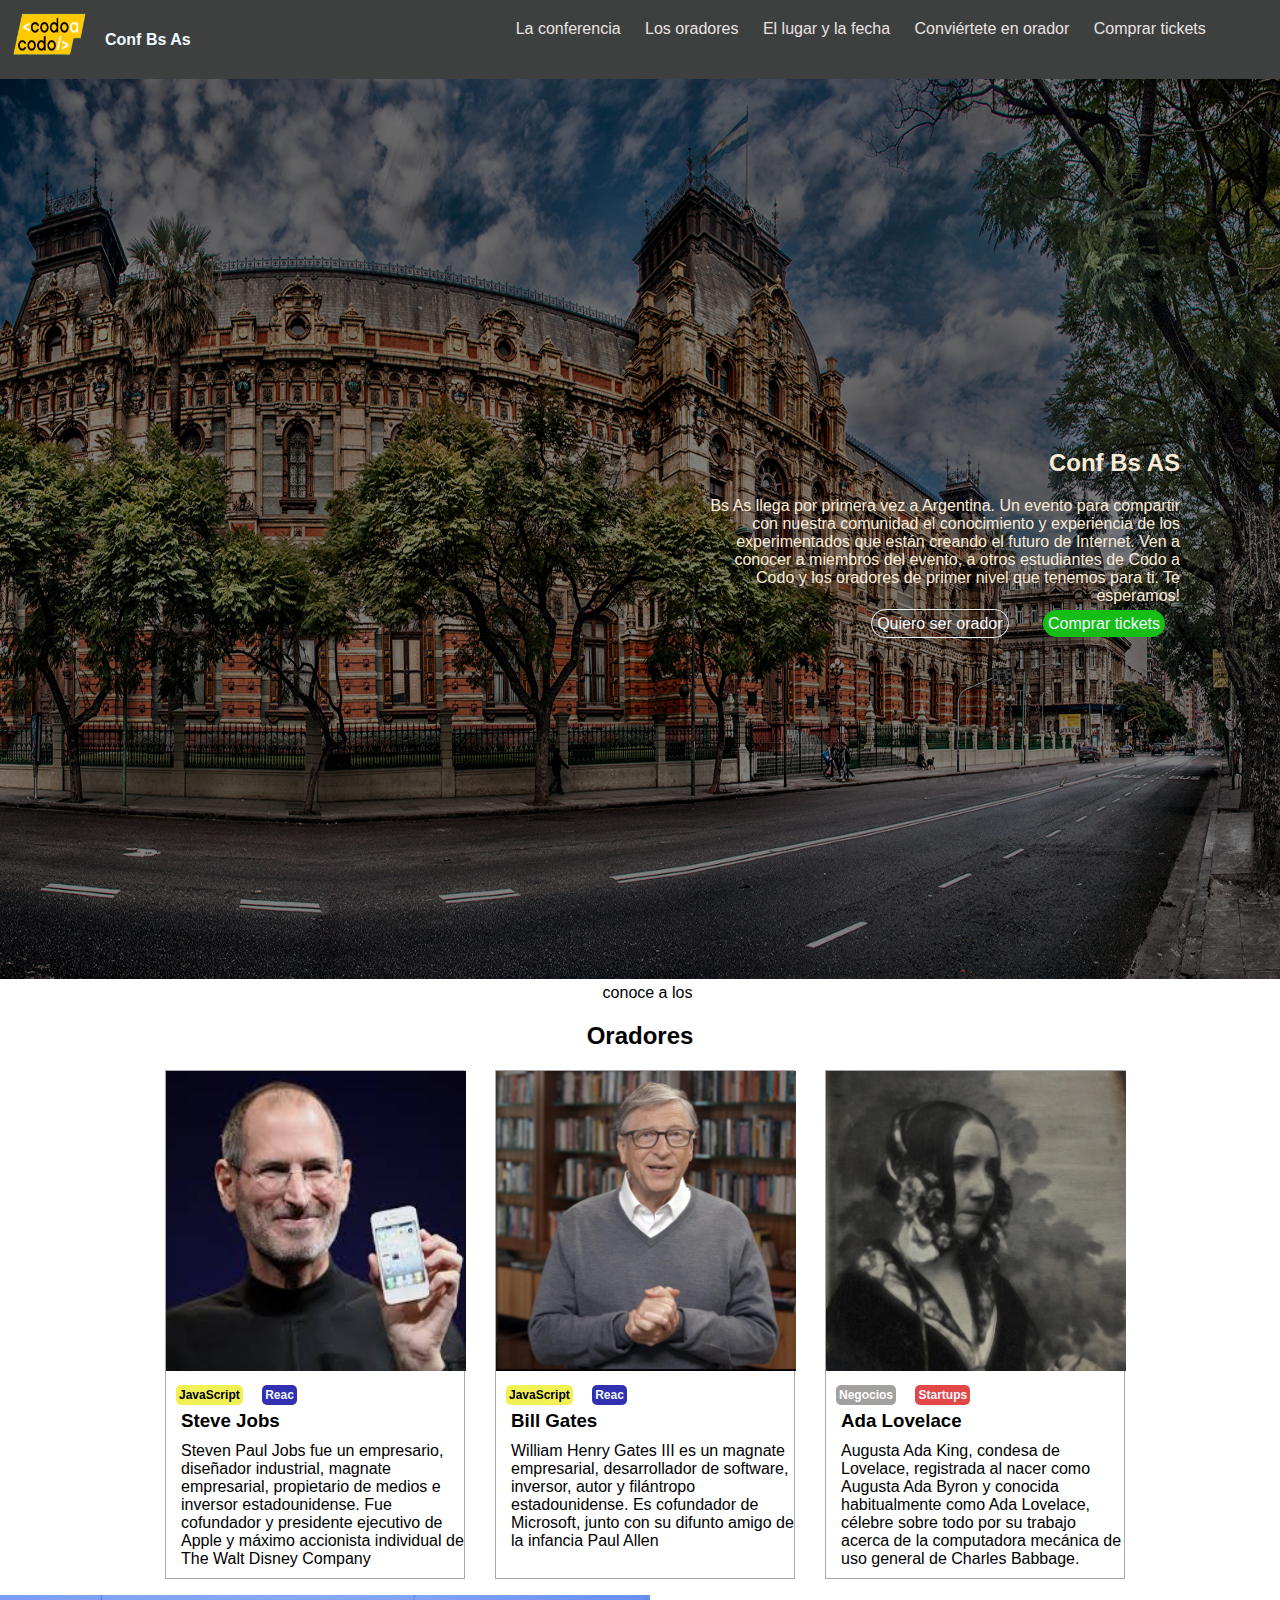
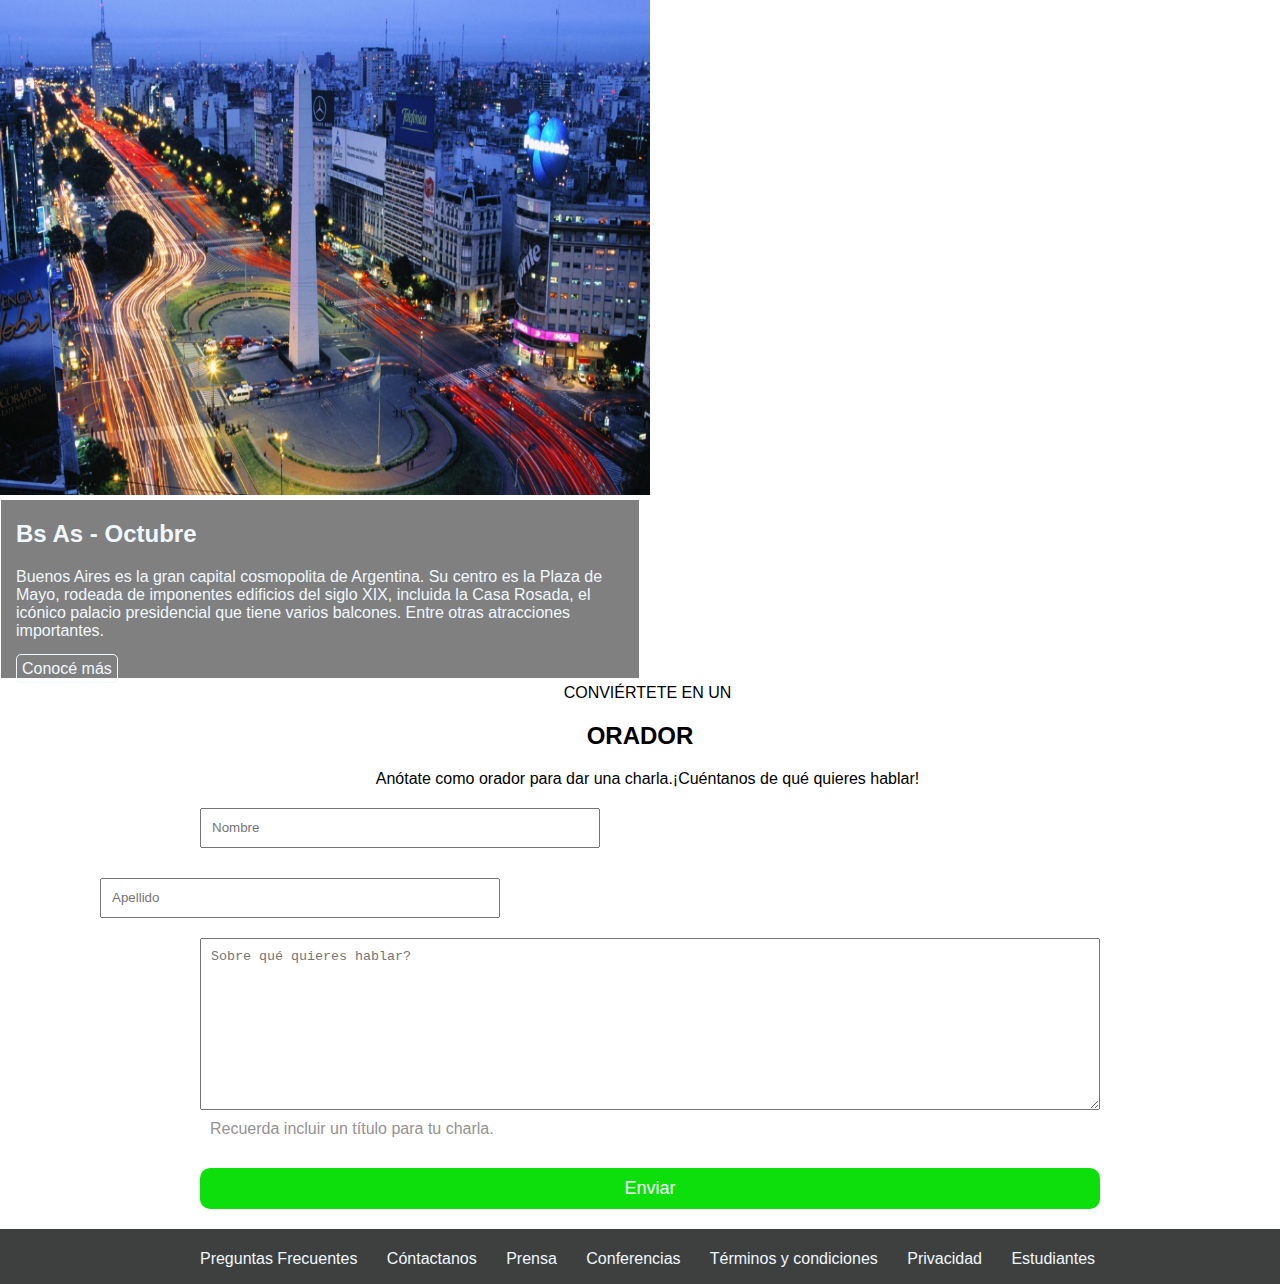
<file: index.html>
<!DOCTYPE html>
<html lang="es">
<head>
    <meta charset="UTF-8">
    <meta http-equiv="X-UA-Compatible" content="IE=edge">
    <meta name="viewport" content="width=device-width, initial-scale=1.0">
    <title>Codo a codo</title>
    <link rel="stylesheet" href="style.css">
</head>
    <body>
        <header class="flex-container" >
                
                <div class="imagen">                    
                    <img src="imagenes_front/codoacodo.png">  
                </div>   
                
                <div class="titulo">   
                    <h1>Conf Bs As</h1>             
                </div>
                
                <div class="barraNav">
                    <nav>                    
                        <a class="items" href=" ">La conferencia</a>
                        <a class="items" href=" ">Los oradores</a>
                        <a class="items" href=" ">El lugar y la fecha</a>
                        <a class="items" href=" ">Conviértete en orador</a>
                        <a class="items" href="ticket.html">Comprar tickets</a>                       
                    </nav> 
                </div>                           
          </header>    
        

        <main> 
            
            <section class="primera">                   

                    <div>
                        <h2>Conf Bs AS</h2>
                        <p>Bs As llega por primera vez a Argentina. Un evento para compartir
                            con nuestra comunidad el conocimiento y experiencia de los experimentados
                            que están creando el futuro de Internet. Ven a conocer a miembros del evento,
                            a otros estudiantes de Codo a Codo y los oradores de primer nivel que tenemos
                            para ti. Te esperamos!</p>
                        <a href="">Quiero ser orador</a>    
                        <a id="dos" href="">Comprar tickets</a>    
                    </div> 
            </section> 
            
            <section class="segunda">
                <p class="uno">conoce a los</p> 
                <h2>Oradores</h2>
                    
                    <ul class="segundaContainer">
                        
                        <li class="primeraImagen">
                            <img src="imagenes_front/steve.jpg" alt="steve Jobs">
                            <p class="primeraParrafo">JavaScript</p>
                            <p class="primeraParrafo2">Reac</p>
                            <h3>Steve Jobs</h3>
                            <p>Steven Paul Jobs ​​​​fue un empresario, diseñador industrial, 
                                magnate empresarial, propietario de medios e inversor 
                                estadounidense. Fue cofundador y presidente ejecutivo de 
                                Apple​ y máximo accionista individual de The Walt Disney Company</p>
                        </li>
                        <li class="segundaImagen">
                            <img src="imagenes_front/bill.jpg" alt="Bill Gates">
                            <p class="segundaParrafo">JavaScript</p>
                            <p class="segundaParrafo2">Reac</p>
                            <h3>Bill Gates</h3>
                            <p>William Henry Gates III es un magnate empresarial,
                                 desarrollador de software, inversor, autor y filántropo 
                                 estadounidense. Es cofundador de Microsoft, junto con su 
                                 difunto amigo de la infancia Paul Allen</p>
                        </li>
                        <li class="terceraImagen">
                            <img src="imagenes_front/ada.jpeg" alt="Ada Lovelace">
                            <p class="terceraParrafo">Negocios</p>
                            <p class="terceraParrafo2">Startups</p>
                            <h3>Ada Lovelace</h3>
                            <p>Augusta Ada King, condesa de Lovelace, registrada al nacer
                                 como Augusta Ada Byron y conocida habitualmente como Ada 
                                 Lovelace, célebre sobre todo por su trabajo acerca de la
                                 computadora mecánica de uso general de Charles Babbage.</p>
                        </li>
                        
                    </ul>
            </section>        
            

            <section class="tercera">
                <div class="imagen">
                    <img src="imagenes_front/ba3.jpg" alt="Buenos Aires">
                </div>
                <div class="texto">
                    <h2>Bs As - Octubre</h2>
                    <p>Buenos Aires es la gran capital cosmopolita de Argentina.
                         Su centro es la Plaza de Mayo, rodeada de imponentes edificios 
                         del siglo XIX, incluida la Casa Rosada, el icónico palacio 
                         presidencial que tiene varios balcones. Entre otras atracciones
                         importantes.
                    </p>
                    
                    <div class="boton">
                        <a href="https://es.wikipedia.org/wiki/Buenos_Aires">Conocé más</a>
                    </div>
                </div>
            </section>

             <section class="cuarta">
                <p class="uno">CONVIÉRTETE EN UN</p>
                <h2>ORADOR</h2>
                <p>Anótate como orador para dar una charla.¡Cuéntanos de qué 
                    quieres hablar!</p>   
                
                <div class="formulario">
                    <form  action="">
                        <input class="caja1" type="text" placeholder="Nombre" class="input-padron">  
                        
                        <input class="caja2" type="text" placeholder="Apellido" class="input-padron">

                        <textarea class="caja3" cols="30" rows="10" class="input-padron" placeholder="Sobre qué quieres hablar?"></textarea>

                        <label class="etiqueta">Recuerda incluir un título para tu charla.</label>

                        <input class="boton" type="submit" value="Enviar" class="enviar">
                    </form>
                </div>        
             </section>  
             
             <footer class="pie">
                
                <nav>
                    <ul>
                        <a href="">Preguntas Frecuentes</a>
                        <a href="">Cóntactanos</a>
                        <a href="">Prensa</a>
                        <a href="">Conferencias</a>
                        <a href="">Términos y condiciones</a>
                        <a href="">Privacidad</a>
                        <a href="">Estudiantes</a>                   
                    </ul>                    
                </nav>
             </footer>    

        </main>
        
    </body>
</html>
</file>
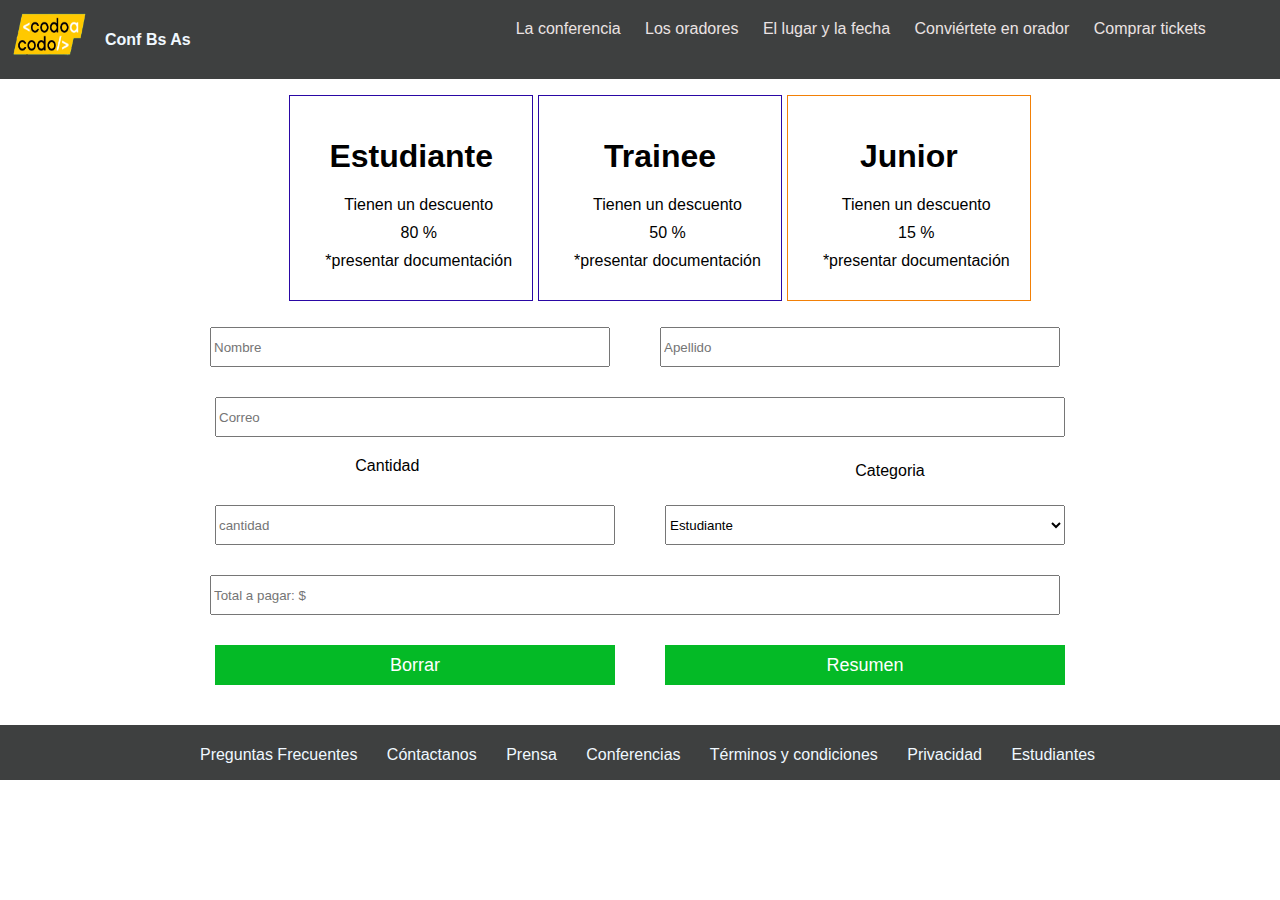
<file: ticket.html>
<!DOCTYPE html>
<html lang="es">
<head>
    <meta charset="UTF-8">
    <meta http-equiv="X-UA-Compatible" content="IE=edge">
    <meta name="viewport" content="width=device-width, initial-scale=1.0">
    <title>Compra Tickets</title>
    <link rel="stylesheet" href="style.css">
    <link rel="stylesheet" href="styleTicket.css">
    <script src="script.js"></script>
</head>
    <body>
        <header class="flex-container" >
                
                <div class="imagen">                    
                    <img src="imagenes_front/codoacodo.png">  
                </div>   
                
                <div class="titulo">   
                    <h1>Conf Bs As</h1>             
                </div>
                
                <div class="barraNav">
                    <nav>                    
                        <a class="items" href="index.html">La conferencia</a>
                        <a class="items" href=" ">Los oradores</a>
                        <a class="items" href=" ">El lugar y la fecha</a>
                        <a class="items" href=" ">Conviértete en orador</a>
                        <a class="items" href=" ">Comprar tickets</a>                       
                    </nav> 
                </div>                           
          </header>  
        
        <main>
            <section class="programadores">
                <ul class="containerSegunda">
                    <li class="pri">
                        <h1>Estudiante</h1>
                        <p>Tienen un descuento</p>
                        <p>80 %</p>
                        <p>*presentar documentación</p>
                    </li>    
                        
                    <li class="segu">
                        <h1>Trainee</h1>
                        <p>Tienen un descuento</p>
                        <p>50 %</p>
                        <p>*presentar documentación</p>
                    </li>
                             
                    <li class="ter">
                        <h1>Junior</h1>
                        <p>Tienen un descuento</p>
                        <p>15 %</p>
                        <p>*presentar documentación</p>
                    </li        
                </ul>   
            </section>
            
            <section>
                <div class="formulario2">
                    <form  action="">
                        <input class="caja10" type="text" placeholder="Nombre" class="input-padro">  
                        
                        <input class="caja20" type="text" placeholder="Apellido" class="input-padro">

                        <input class="caja30" type="email" placeholder="Correo" class="input-padro">                     
                        
                        <label class="eti">Cantidad</label>
                        
                        <label  class="etiquet1">Categoria</label> 

                        <input class="caja40" id="cantidad" type="text" placeholder="cantidad">
                        
                                                
                          <select  class="etiquet2" id="tipos" name="opciones">
                          <option value="opcion1">Estudiante</option>
                          <option value="opcion2">Trainee</option>
                          <option value="opcion3">Junior</option>
                        </select>

                        <input class="caja50" type="text" id="resultado" placeholder="Total a pagar: $">  

                        <input class="boton3" type="reset" value="Borrar">
                        <input class="boton2" type="submit" onclick="realizarCalculo(event)" value="Resumen" class="enviar">
                    </form>
                </div>    



            </section>        
                    


        </main>    
        
          <footer class="pie">                
            <nav>
                <ul>
                    <a href="">Preguntas Frecuentes</a>
                    <a href="">Cóntactanos</a>
                    <a href="">Prensa</a>
                    <a href="">Conferencias</a>
                    <a href="">Términos y condiciones</a>
                    <a href="">Privacidad</a>
                    <a href="">Estudiantes</a>                   
                </ul>                    
            </nav>
         </footer>         
    
    </body>
</html>
</file>
<file: style.css>
* {
    box-sizing: border-box;
}

body{
    font-family: Arial, Helvetica, sans-serif;
    margin: 0;
    padding: 0;
}

.flex-container{
    display: flex;
    flex-direction: row;
    flex-wrap: wrap;
    background-color: rgb(62, 64, 64);   

}

.flex-container .imagen img{
    margin: 0;    
    width: 100px;
    height: 70px;
}


.flex-container .titulo{      
    margin:20px 5px; 
    font-size: 8px; 
    color: aliceblue;     
}

.flex-container .barraNav/*nav*/{        
    padding: 20px;
    margin-left:300px;       
}

.flex-container .items{
    
    color: rgb(235, 227, 227);
    margin-right: 20px;
    text-decoration: none;
    transition: 1s all;
}

.items:hover{
    color: green;
    transform: scale(1.2); 
}


/*----------------------------------------------------------------*/

.primera{ 
    --opacidad-negro: 0.5;   
    background-image: linear-gradient(rgba(0, 0, 0, var(--opacidad-negro)), rgba(0, 0, 0, var(--opacidad-negro))),url(imagenes_front/ba1.jpg);
    background-size: 100% 100%;    
    display: flex;
    flex-direction: row;
    justify-content: flex-end;
}

.primera div{   
    color: antiquewhite;    
    text-align: right;
    margin: 350px 100px;
    width: 500px;
    height: 200px;  
}

.primera div a{
    color: aliceblue;
    border: 1px solid aliceblue;
    margin: 15px;    
    padding:5px;
    border-radius: 20px;
    text-decoration: none;
    transition: 1s all;
}

.primera div a:hover{
    background-color: orange;
    transform: scale(1.2);
}

#dos{
    background-color: rgb(22, 189, 22);
    border: none;    
}

#dos:hover{
    background-color: orange;
    transform: scale(1.2);
}

/*-------------------------------------------------------------------------*/

.segunda .uno{
    text-align: center;
}

.segunda h2{
    text-align: center;
}

.segunda .segundaContainer{
    list-style: none;
    display: flex;
    flex-direction: row;
    flex-wrap: wrap; 
    justify-content: center;
}

/*---primera imagen---*/

.segunda .primeraImagen{    
    border: 1px solid rgb(168, 168, 168);    
    width: 300px;
    margin-right: 30px;
}
.segunda .primeraImagen img{
    width: 300px;
    height: 300px;         
}
.segunda .primeraImagen .primeraParrafo{
    font-size: 12px;
    font-weight: bold;
    color:black;
    background-color: rgb(241, 241, 85);
    margin: 10px 5px 0 10px;
    padding: 3px;
    border: 1px solid black;
    border: none;
    border-radius: 5px;
    display:inline-block;
}
.segunda .primeraImagen .primeraParrafo2{
    font-size: 12px;
    font-weight: bold;
    color:aliceblue;
    background-color: rgb(48, 48, 176);
    margin: 10px 5px 0 10px;
    padding: 3px;
    border: 1px solid black;
    border: none;
    border-radius: 5px;
    display:inline-block;
}
.segunda .primeraImagen h3,p{
    margin: 5px 0 10px 15px;
}

/*---segunda imagen---*/

.segunda .segundaImagen{    
    border: 1px solid  rgb(168, 168, 168);
    width: 300px;
    margin-right: 30px;
}

.segunda .segundaImagen img{
    width: 300px;
    height: 300px;
}

.segunda .segundaImagen .segundaParrafo{
    font-size: 12px;
    font-weight: bold;
    color:black;
    background-color: rgb(241, 241, 85);
    margin: 10px 5px 0 10px;
    padding: 3px;
    border: 1px solid black;
    border: none;
    border-radius: 5px;
    display:inline-block;
}
.segunda .segundaImagen .segundaParrafo2{
    font-size: 12px;
    font-weight: bold;
    color:aliceblue;
    background-color: rgb(48, 48, 176);
    margin: 10px 5px 0 10px;
    padding: 3px;
    border: 1px solid black;
    border: none;
    border-radius: 5px;
    display:inline-block;
}
.segunda .segundaImagen h3,p{
    margin: 5px 0 10px 15px;
}


/*---tercer imagen---*/


.segunda .terceraImagen{
    
    border: 1px solid  rgb(168, 168, 168);
    width: 300px;
    margin-right: 30px;
}
.segunda .terceraImagen img{
    width: 300px;
    height: 300px;
}

.segunda .terceraImagen .terceraParrafo{
    font-size: 12px;
    font-weight: bold;
    color:white;
    background-color: rgb(163, 160, 160);
    margin: 10px 5px 0 10px;
    padding: 3px;
    border: 1px solid black;
    border: none;
    border-radius: 5px;
    display:inline-block;
}
.segunda .terceraImagen .terceraParrafo2{
    font-size: 12px;
    font-weight: bold;
    color:aliceblue;
    background-color: rgb(227, 72, 72);
    margin: 10px 5px 0 10px;
    padding: 3px;
    border: 1px solid black;
    border: none;
    border-radius: 5px;
    display:inline-block;
}
.segunda .terceraImagen h3,p{
    margin: 5px 0 10px 15px;
}

/*---------------------------------*/

.tercera{
    display:flex;
    flex-direction: row;
    flex-wrap: wrap;
}

.tercera .imagen img{
    flex-basis: 50%;
    width: 650px;
    height: 500px;
}

.tercera .texto{
    background-color: grey;
    color:aliceblue;
    border: 1px solid white;
    flex-basis:50%;  /*<-----esto modifique---->*/
    /*width: 685px;
    height: 500px;*/        
}

.tercera .texto h2{
    margin-left: 15px;   
    color:aliceblue;
}

.tercera .texto .boton{
    margin: 20px 0 0 15px;     
}

.tercera .texto .boton a{
    color: aliceblue;
    border: 1px solid aliceblue;
    padding:5px;
    border-radius: 5px;
    text-decoration: none;    
    transition: 1s all;   
}
.tercera .texto a:hover{
    background-color: rgb(240, 195, 112);
}

/*-------------------------------------------------*/

.cuarta .uno{
    text-align: center;
}

.cuarta h2{
    text-align: center;
}

.cuarta p{
    text-align: center;
}

.cuarta .formulario form{
    display:flex;
    flex-wrap: wrap;
    flex-direction: row; 
      
}

.cuarta .formulario form .caja1{
    margin: 10px 0 20px 200px;
    width: 400px;
    height: 40px;
    
    padding: 10px;     
}

.cuarta .formulario form .caja2{
    width: 400px;
    height: 40px;
    margin:10px 200px 20px 100px;
    padding: 10px;     
}


.cuarta .formulario form .caja3{
    width: 900px;
    margin-left: 200px;
    padding: 10px;    
}

.cuarta .formulario form .etiqueta{
    margin-left: 200px;
    margin-right: 300px;
    padding: 10px; 
    color: rgb(148, 146, 146);   
}

.cuarta .formulario form .boton{
    width: 900px;
    margin-left: 200px;
    margin-top: 20px;
    padding: 10px;  
    background-color: rgb(12, 223, 12); 
    border-radius: 10px; 
    border:none;
    color: white;
    font-size: 18px;
    transition: 1s all; 
}

.cuarta .formulario form .boton:hover{
    background-color: darkorange;
}

.pie{
    display: flex;
    flex-direction: row;
    flex-wrap: wrap;
    background-color:  rgb(62, 64, 64);
    margin-top: 20px;
    height: 55px;
    justify-content: center;
}

.pie nav ul{
    padding-top: 5px;    
}

.pie nav ul a{
    color: aliceblue;
    text-decoration: none;
    margin: 15px 25px 15px 0;
    transition: 1s all;     
}

.pie nav ul a:hover{
    color: rgb(10, 184, 10);
}
</file>
<file: styleTicket.css>
.programadores .containerSegunda{
    list-style: none;
    display: flex;
    flex-direction: row;
    flex-wrap: wrap; 
    justify-content: center;
}

.programadores .containerSegunda .pri{
    border: 1px solid rgb(42, 8, 165);
    margin-right: 5px ;
    padding: 20px;
}
.programadores .containerSegunda .pri h1,p{
    text-align: center;

}

.programadores .containerSegunda .segu{
    border: 1px solid rgb(42, 8, 165);  
    margin-right: 5px ;
    padding: 20px;
}
.programadores .containerSegunda .segu h1,p{
    text-align: center;

}
.programadores .containerSegunda .ter{
    border: 1px solid rgb(242, 128, 7);
    padding: 20px; 
}
.programadores .containerSegunda .ter h1{
    text-align: center;   

}

.formulario2 form{
    display:flex;
    flex-wrap: wrap;
    flex-direction: row;
    justify-content: center;
      
}

.formulario2 form .caja10{
    
    margin: 10px 50px 20px 0;
    width: 400px;
    height: 40px;
} 

.formulario2 form .caja20{
    
    margin: 10px 10px 20px 0;
    width: 400px;
    height: 40px;
}

.formulario2 form .caja30{
    
    margin: 10px 200px 20px 200px;
    width: 850px;
    
    height: 40px;
}

.formulario2 form .eti{ 
   
    width: 100px; 
    height: 20px;
    margin: 0 0 0 200px;    
}

.formulario2 form .etiquet1{ 
      
    margin: 5px 200px 15px 400px;    
    
}



.formulario2 form .caja40{
        
    margin: 10px 50px 20px 0;    
    width: 400px;
    height: 40px;
}
.formulario2 form .caja50{
   
    margin: 10px 100px 20px 90px;
    width: 850px;
    height: 40px;
}
.formulario2 form .etiquet2{
    margin: 10px 0 20px 0;
    width: 400px;
    height: 40px;
}
.formulario2 form .etiquet{
    margin: 0 0 0 0;
       
}

.formulario2 form .boton2{
    background-color: rgb(4, 186, 38);
    color: white;
    border: none;
    margin: 10px 0 20px 0;
    width: 400px;
    height: 40px;
    font-size: 18px;
    transition: 1s all;
}
.formulario2 form .boton2:hover{
    background-color:  rgb(183, 245, 11);
}

.formulario2 form .boton3{
    background-color: rgb(4, 186, 38);
    color: white;
    border: none;
    margin: 10px 50px 20px 0;
    width: 400px;
    height: 40px;
    font-size: 18px;
    transition: 1s all;
}

.formulario2 form .boton3:hover{
    background-color:  rgb(183, 245, 11);
}
</file>
